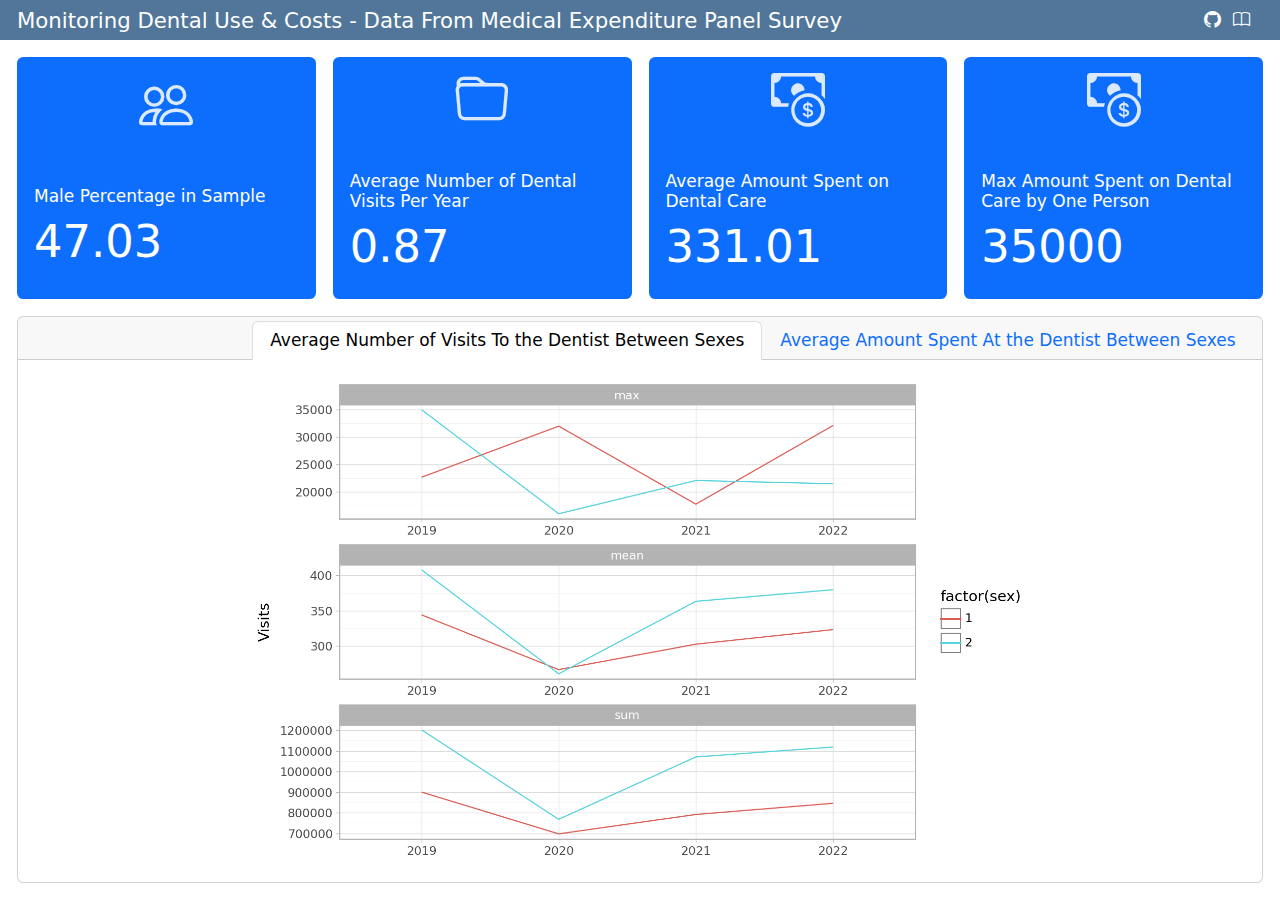
<file: docs/index.html>
<!DOCTYPE html>
<html xmlns="http://www.w3.org/1999/xhtml" lang="en" xml:lang="en"><head>

<meta charset="utf-8">
<meta name="generator" content="quarto-1.6.41">

<meta name="viewport" content="width=device-width, initial-scale=1.0, user-scalable=yes">


<title>Monitoring Dental Use &amp; Costs - Data From Medical Expenditure Panel Survey</title>
<style>
code{white-space: pre-wrap;}
span.smallcaps{font-variant: small-caps;}
div.columns{display: flex; gap: min(4vw, 1.5em);}
div.column{flex: auto; overflow-x: auto;}
div.hanging-indent{margin-left: 1.5em; text-indent: -1.5em;}
ul.task-list{list-style: none;}
ul.task-list li input[type="checkbox"] {
  width: 0.8em;
  margin: 0 0.8em 0.2em -1em; /* quarto-specific, see https://github.com/quarto-dev/quarto-cli/issues/4556 */ 
  vertical-align: middle;
}
</style>


<script src="index_files/libs/clipboard/clipboard.min.js"></script>
<script src="index_files/libs/quarto-html/quarto.js"></script>
<script src="index_files/libs/quarto-html/popper.min.js"></script>
<script src="index_files/libs/quarto-html/tippy.umd.min.js"></script>
<script src="index_files/libs/quarto-html/anchor.min.js"></script>
<link href="index_files/libs/quarto-html/tippy.css" rel="stylesheet">
<link href="index_files/libs/quarto-html/quarto-syntax-highlighting-48ffa3e5b9d089919c6712c39e5b00f2.css" rel="stylesheet" id="quarto-text-highlighting-styles">
<script src="index_files/libs/bootstrap/bootstrap.min.js"></script>
<link href="index_files/libs/bootstrap/bootstrap-icons.css" rel="stylesheet">
<link href="index_files/libs/bootstrap/bootstrap-b5ea35b988aadb49cc33c52aa2c31a16.min.css" rel="stylesheet" append-hash="true" id="quarto-bootstrap" data-mode="light">
<script src="index_files/libs/quarto-dashboard/quarto-dashboard.js"></script>
<script src="index_files/libs/quarto-dashboard/stickythead.js"></script>
<script src="index_files/libs/quarto-dashboard/datatables.min.js" kdttablesentinel="true"></script>
<script src="index_files/libs/quarto-dashboard/pdfmake.min.js" kdttablesentinel="true"></script>
<script src="index_files/libs/quarto-dashboard/vfs_fonts.js" kdttablesentinel="true"></script>
<script src="index_files/libs/quarto-dashboard/web-components.js" type="module"></script>
<script src="index_files/libs/quarto-dashboard/components.js"></script>
<link href="index_files/libs/quarto-dashboard/datatables.min.css" rel="stylesheet" kdttablesentinel="true">


</head>

<body class="quarto-dashboard dashboard-fill fullcontent">

<header id="quarto-dashboard-header">
<nav class="navbar navbar-expand-md slim" data-bs-theme="dark">
  <div class="navbar-container container-fluid">
    <button class="navbar-toggler hidden" type="button" data-bs-toggle="collapse" data-bs-target="#dashboard-collapse" aria-controls="dashboard-collapse" aria-expanded="false" aria-label="Toggle navigation">
      <span class="navbar-toggler-icon"></span>
    </button>    


    <div class="navbar-brand-container">       

      <div class="navbar-title">
        <div class="navbar-title-text"><a href="#">Monitoring Dental Use &amp; Costs - Data From Medical Expenditure Panel Survey</a></div>
        
        
      </div>
    </div>
<div class="quarto-dashboard-links"><a class="quarto-dashboard-link" href="https://github.com/jpedroza1228/data_monitoring_app"><i class="bi bi-github"></i></a><a class="quarto-dashboard-link" href="https://meps.ahrq.gov/mepsweb/data_stats/download_data_files_codebook.jsp?PUFId=H245&amp;sortBy=Start"><i class="bi bi-book"></i></a></div></div>
</nav>
</header>
<div class="page-layout-custom quarto-dashboard-content bslib-gap-spacing html-fill-container bslib-page-fill">  

<div class="bslib-grid-item html-fill-item bslib-grid" data-layout="fill" style="display: grid; grid-template-rows: minmax(3em, max-content) minmax(3em, 1fr); grid-auto-columns: minmax(0, 1fr);">
<div class="bslib-grid" style="display: grid; grid-template-columns: minmax(3em, 1fr) minmax(3em, 1fr) minmax(3em, 1fr) minmax(3em, 1fr);
grid-auto-rows: minmax(0, 1fr);">
<div class="card valuebox cell bslib-card html-fill-container bslib-value-box bg-primary showcase-left-center" data-bslib-card-init="" data-require-bs-caller="card()">
<div class="card-body html-fill-item html-fill-container">
<div data-icon="people" class="html-fill-item html-fill-container value-box-grid">
<div class="value-box-showcase html-fill-item html-fill-container">

<i class="bi bi-people"></i></div>
<div class="value-box-area">
<p class="value-box-title">
Male Percentage in Sample
</p>
<p class="value-box-value">
47.03
</p>
</div>
</div>
</div>
<script data-bslib-card-init="">bslib.Card.initializeAllCards();</script></div><div class="card valuebox cell bslib-card html-fill-container bslib-value-box bg-primary showcase-left-center" data-bslib-card-init="" data-require-bs-caller="card()">
<div class="card-body html-fill-item html-fill-container">
<div data-icon="folder" class="html-fill-item html-fill-container value-box-grid">
<div class="value-box-showcase html-fill-item html-fill-container">

<i class="bi bi-folder"></i></div>
<div class="value-box-area">
<p class="value-box-title">
Average Number of Dental Visits Per Year
</p>
<p class="value-box-value">
0.87
</p>
</div>
</div>
</div>
<script data-bslib-card-init="">bslib.Card.initializeAllCards();</script></div><div class="card valuebox cell bslib-card html-fill-container bslib-value-box bg-primary showcase-left-center" data-bslib-card-init="" data-require-bs-caller="card()">
<div class="card-body html-fill-item html-fill-container">
<div data-icon="cash-coin" class="html-fill-item html-fill-container value-box-grid">
<div class="value-box-showcase html-fill-item html-fill-container">

<i class="bi bi-cash-coin"></i></div>
<div class="value-box-area">
<p class="value-box-title">
Average Amount Spent on Dental Care
</p>
<p class="value-box-value">
331.01
</p>
</div>
</div>
</div>
<script data-bslib-card-init="">bslib.Card.initializeAllCards();</script></div><div class="card valuebox cell bslib-card html-fill-container bslib-value-box bg-primary showcase-left-center" data-bslib-card-init="" data-require-bs-caller="card()">
<div class="card-body html-fill-item html-fill-container">
<div data-icon="cash-coin" class="html-fill-item html-fill-container value-box-grid">
<div class="value-box-showcase html-fill-item html-fill-container">

<i class="bi bi-cash-coin"></i></div>
<div class="value-box-area">
<p class="value-box-title">
Max Amount Spent on Dental Care by One Person
</p>
<p class="value-box-value">
35000
</p>
</div>
</div>
</div>
<script data-bslib-card-init="">bslib.Card.initializeAllCards();</script></div>
</div>
<div class="card tabset bslib-card html-fill-container" data-bslib-card-init="" data-require-bs-caller="card()" data-full-screen="false">
<div class="card-header bslib-navs-card-title"><div class="card-title"><span style="display: inline">

</span></div><ul class="nav nav-tabs card-header-tabs" role="tablist" data-tabsetid="card-tabset-5"><li class="nav-item" role="presentation"><a href="#card-tabset-5-1" role="tab" data-toggle="tab" data-bs-toggle="tab" data-value="Average Number of Visits To the Dentist Between Sexes" aria-selected="true" class="nav-link active">Average Number of Visits To the Dentist Between Sexes</a></li><li class="nav-item" role="presentation"><a href="#card-tabset-5-2" role="tab" data-toggle="tab" data-bs-toggle="tab" data-value="Average Amount Spent At the Dentist Between Sexes" aria-selected="false" class="nav-link">Average Amount Spent At the Dentist Between Sexes</a></li></ul></div>


<div id="3ade8a4a-fb1d-4a6c-8409-ac45482d5fc9" class="hidden">

</div>
<div class="tab-content html-fill-item html-fill-container" data-tabset-id="card-tabset-5"><div class="tab-pane active show html-fill-item html-fill-container" role="tabpanel" id="card-tabset-5-1"><div class="card-body html-fill-item html-fill-container" data-title="Average Number of Visits To the Dentist Between Sexes">
<div class="cell-output cell-output-display html-fill-item html-fill-container">
<img src="index_files/figure-html/cell-9-output-1.png" class="quarto-dashboard-img-contain">
</div>
</div></div><div class="tab-pane html-fill-item html-fill-container" role="tabpanel" id="card-tabset-5-2"><div class="card-body html-fill-item html-fill-container" data-title="Average Amount Spent At the Dentist Between Sexes">
<div class="cell-output cell-output-display html-fill-item html-fill-container">
<img src="index_files/figure-html/cell-10-output-1.png" class="quarto-dashboard-img-contain">
</div>
</div></div></div><bslib-tooltip placement="auto" bsoptions="[]" data-require-bs-version="5" data-require-bs-caller="tooltip()">
    <template>Expand</template>
    <span class="bslib-full-screen-enter badge rounded-pill">
        <svg xmlns="http://www.w3.org/2000/svg" viewbox="0 0 24 24" style="height:1em;width:1em;" aria-hidden="true" role="img"><path d="M20 5C20 4.4 19.6 4 19 4H13C12.4 4 12 3.6 12 3C12 2.4 12.4 2 13 2H21C21.6 2 22 2.4 22 3V11C22 11.6 21.6 12 21 12C20.4 12 20 11.6 20 11V5ZM4 19C4 19.6 4.4 20 5 20H11C11.6 20 12 20.4 12 21C12 21.6 11.6 22 11 22H3C2.4 22 2 21.6 2 21V13C2 12.4 2.4 12 3 12C3.6 12 4 12.4 4 13V19Z"></path></svg>
    </span>
</bslib-tooltip><script data-bslib-card-init="">bslib.Card.initializeAllCards();</script></div>
</div>


<script id="quarto-html-after-body" type="application/javascript">
window.document.addEventListener("DOMContentLoaded", function (event) {
  const toggleBodyColorMode = (bsSheetEl) => {
    const mode = bsSheetEl.getAttribute("data-mode");
    const bodyEl = window.document.querySelector("body");
    if (mode === "dark") {
      bodyEl.classList.add("quarto-dark");
      bodyEl.classList.remove("quarto-light");
    } else {
      bodyEl.classList.add("quarto-light");
      bodyEl.classList.remove("quarto-dark");
    }
  }
  const toggleBodyColorPrimary = () => {
    const bsSheetEl = window.document.querySelector("link#quarto-bootstrap");
    if (bsSheetEl) {
      toggleBodyColorMode(bsSheetEl);
    }
  }
  toggleBodyColorPrimary();  
  const icon = "";
  const anchorJS = new window.AnchorJS();
  anchorJS.options = {
    placement: 'right',
    icon: icon
  };
  anchorJS.add('.anchored');
  const isCodeAnnotation = (el) => {
    for (const clz of el.classList) {
      if (clz.startsWith('code-annotation-')) {                     
        return true;
      }
    }
    return false;
  }
  const onCopySuccess = function(e) {
    // button target
    const button = e.trigger;
    // don't keep focus
    button.blur();
    // flash "checked"
    button.classList.add('code-copy-button-checked');
    var currentTitle = button.getAttribute("title");
    button.setAttribute("title", "Copied!");
    let tooltip;
    if (window.bootstrap) {
      button.setAttribute("data-bs-toggle", "tooltip");
      button.setAttribute("data-bs-placement", "left");
      button.setAttribute("data-bs-title", "Copied!");
      tooltip = new bootstrap.Tooltip(button, 
        { trigger: "manual", 
          customClass: "code-copy-button-tooltip",
          offset: [0, -8]});
      tooltip.show();    
    }
    setTimeout(function() {
      if (tooltip) {
        tooltip.hide();
        button.removeAttribute("data-bs-title");
        button.removeAttribute("data-bs-toggle");
        button.removeAttribute("data-bs-placement");
      }
      button.setAttribute("title", currentTitle);
      button.classList.remove('code-copy-button-checked');
    }, 1000);
    // clear code selection
    e.clearSelection();
  }
  const getTextToCopy = function(trigger) {
      const codeEl = trigger.previousElementSibling.cloneNode(true);
      for (const childEl of codeEl.children) {
        if (isCodeAnnotation(childEl)) {
          childEl.remove();
        }
      }
      return codeEl.innerText;
  }
  const clipboard = new window.ClipboardJS('.code-copy-button:not([data-in-quarto-modal])', {
    text: getTextToCopy
  });
  clipboard.on('success', onCopySuccess);
  if (window.document.getElementById('quarto-embedded-source-code-modal')) {
    const clipboardModal = new window.ClipboardJS('.code-copy-button[data-in-quarto-modal]', {
      text: getTextToCopy,
      container: window.document.getElementById('quarto-embedded-source-code-modal')
    });
    clipboardModal.on('success', onCopySuccess);
  }
    var localhostRegex = new RegExp(/^(?:http|https):\/\/localhost\:?[0-9]*\//);
    var mailtoRegex = new RegExp(/^mailto:/);
      var filterRegex = new RegExp('/' + window.location.host + '/');
    var isInternal = (href) => {
        return filterRegex.test(href) || localhostRegex.test(href) || mailtoRegex.test(href);
    }
    // Inspect non-navigation links and adorn them if external
 	var links = window.document.querySelectorAll('a[href]:not(.nav-link):not(.navbar-brand):not(.toc-action):not(.sidebar-link):not(.sidebar-item-toggle):not(.pagination-link):not(.no-external):not([aria-hidden]):not(.dropdown-item):not(.quarto-navigation-tool):not(.about-link)');
    for (var i=0; i<links.length; i++) {
      const link = links[i];
      if (!isInternal(link.href)) {
        // undo the damage that might have been done by quarto-nav.js in the case of
        // links that we want to consider external
        if (link.dataset.originalHref !== undefined) {
          link.href = link.dataset.originalHref;
        }
      }
    }
  function tippyHover(el, contentFn, onTriggerFn, onUntriggerFn) {
    const config = {
      allowHTML: true,
      maxWidth: 500,
      delay: 100,
      arrow: false,
      appendTo: function(el) {
          return el.parentElement;
      },
      interactive: true,
      interactiveBorder: 10,
      theme: 'quarto',
      placement: 'bottom-start',
    };
    if (contentFn) {
      config.content = contentFn;
    }
    if (onTriggerFn) {
      config.onTrigger = onTriggerFn;
    }
    if (onUntriggerFn) {
      config.onUntrigger = onUntriggerFn;
    }
    window.tippy(el, config); 
  }
  const noterefs = window.document.querySelectorAll('a[role="doc-noteref"]');
  for (var i=0; i<noterefs.length; i++) {
    const ref = noterefs[i];
    tippyHover(ref, function() {
      // use id or data attribute instead here
      let href = ref.getAttribute('data-footnote-href') || ref.getAttribute('href');
      try { href = new URL(href).hash; } catch {}
      const id = href.replace(/^#\/?/, "");
      const note = window.document.getElementById(id);
      if (note) {
        return note.innerHTML;
      } else {
        return "";
      }
    });
  }
  const xrefs = window.document.querySelectorAll('a.quarto-xref');
  const processXRef = (id, note) => {
    // Strip column container classes
    const stripColumnClz = (el) => {
      el.classList.remove("page-full", "page-columns");
      if (el.children) {
        for (const child of el.children) {
          stripColumnClz(child);
        }
      }
    }
    stripColumnClz(note)
    if (id === null || id.startsWith('sec-')) {
      // Special case sections, only their first couple elements
      const container = document.createElement("div");
      if (note.children && note.children.length > 2) {
        container.appendChild(note.children[0].cloneNode(true));
        for (let i = 1; i < note.children.length; i++) {
          const child = note.children[i];
          if (child.tagName === "P" && child.innerText === "") {
            continue;
          } else {
            container.appendChild(child.cloneNode(true));
            break;
          }
        }
        if (window.Quarto?.typesetMath) {
          window.Quarto.typesetMath(container);
        }
        return container.innerHTML
      } else {
        if (window.Quarto?.typesetMath) {
          window.Quarto.typesetMath(note);
        }
        return note.innerHTML;
      }
    } else {
      // Remove any anchor links if they are present
      const anchorLink = note.querySelector('a.anchorjs-link');
      if (anchorLink) {
        anchorLink.remove();
      }
      if (window.Quarto?.typesetMath) {
        window.Quarto.typesetMath(note);
      }
      if (note.classList.contains("callout")) {
        return note.outerHTML;
      } else {
        return note.innerHTML;
      }
    }
  }
  for (var i=0; i<xrefs.length; i++) {
    const xref = xrefs[i];
    tippyHover(xref, undefined, function(instance) {
      instance.disable();
      let url = xref.getAttribute('href');
      let hash = undefined; 
      if (url.startsWith('#')) {
        hash = url;
      } else {
        try { hash = new URL(url).hash; } catch {}
      }
      if (hash) {
        const id = hash.replace(/^#\/?/, "");
        const note = window.document.getElementById(id);
        if (note !== null) {
          try {
            const html = processXRef(id, note.cloneNode(true));
            instance.setContent(html);
          } finally {
            instance.enable();
            instance.show();
          }
        } else {
          // See if we can fetch this
          fetch(url.split('#')[0])
          .then(res => res.text())
          .then(html => {
            const parser = new DOMParser();
            const htmlDoc = parser.parseFromString(html, "text/html");
            const note = htmlDoc.getElementById(id);
            if (note !== null) {
              const html = processXRef(id, note);
              instance.setContent(html);
            } 
          }).finally(() => {
            instance.enable();
            instance.show();
          });
        }
      } else {
        // See if we can fetch a full url (with no hash to target)
        // This is a special case and we should probably do some content thinning / targeting
        fetch(url)
        .then(res => res.text())
        .then(html => {
          const parser = new DOMParser();
          const htmlDoc = parser.parseFromString(html, "text/html");
          const note = htmlDoc.querySelector('main.content');
          if (note !== null) {
            // This should only happen for chapter cross references
            // (since there is no id in the URL)
            // remove the first header
            if (note.children.length > 0 && note.children[0].tagName === "HEADER") {
              note.children[0].remove();
            }
            const html = processXRef(null, note);
            instance.setContent(html);
          } 
        }).finally(() => {
          instance.enable();
          instance.show();
        });
      }
    }, function(instance) {
    });
  }
      let selectedAnnoteEl;
      const selectorForAnnotation = ( cell, annotation) => {
        let cellAttr = 'data-code-cell="' + cell + '"';
        let lineAttr = 'data-code-annotation="' +  annotation + '"';
        const selector = 'span[' + cellAttr + '][' + lineAttr + ']';
        return selector;
      }
      const selectCodeLines = (annoteEl) => {
        const doc = window.document;
        const targetCell = annoteEl.getAttribute("data-target-cell");
        const targetAnnotation = annoteEl.getAttribute("data-target-annotation");
        const annoteSpan = window.document.querySelector(selectorForAnnotation(targetCell, targetAnnotation));
        const lines = annoteSpan.getAttribute("data-code-lines").split(",");
        const lineIds = lines.map((line) => {
          return targetCell + "-" + line;
        })
        let top = null;
        let height = null;
        let parent = null;
        if (lineIds.length > 0) {
            //compute the position of the single el (top and bottom and make a div)
            const el = window.document.getElementById(lineIds[0]);
            top = el.offsetTop;
            height = el.offsetHeight;
            parent = el.parentElement.parentElement;
          if (lineIds.length > 1) {
            const lastEl = window.document.getElementById(lineIds[lineIds.length - 1]);
            const bottom = lastEl.offsetTop + lastEl.offsetHeight;
            height = bottom - top;
          }
          if (top !== null && height !== null && parent !== null) {
            // cook up a div (if necessary) and position it 
            let div = window.document.getElementById("code-annotation-line-highlight");
            if (div === null) {
              div = window.document.createElement("div");
              div.setAttribute("id", "code-annotation-line-highlight");
              div.style.position = 'absolute';
              parent.appendChild(div);
            }
            div.style.top = top - 2 + "px";
            div.style.height = height + 4 + "px";
            div.style.left = 0;
            let gutterDiv = window.document.getElementById("code-annotation-line-highlight-gutter");
            if (gutterDiv === null) {
              gutterDiv = window.document.createElement("div");
              gutterDiv.setAttribute("id", "code-annotation-line-highlight-gutter");
              gutterDiv.style.position = 'absolute';
              const codeCell = window.document.getElementById(targetCell);
              const gutter = codeCell.querySelector('.code-annotation-gutter');
              gutter.appendChild(gutterDiv);
            }
            gutterDiv.style.top = top - 2 + "px";
            gutterDiv.style.height = height + 4 + "px";
          }
          selectedAnnoteEl = annoteEl;
        }
      };
      const unselectCodeLines = () => {
        const elementsIds = ["code-annotation-line-highlight", "code-annotation-line-highlight-gutter"];
        elementsIds.forEach((elId) => {
          const div = window.document.getElementById(elId);
          if (div) {
            div.remove();
          }
        });
        selectedAnnoteEl = undefined;
      };
        // Handle positioning of the toggle
    window.addEventListener(
      "resize",
      throttle(() => {
        elRect = undefined;
        if (selectedAnnoteEl) {
          selectCodeLines(selectedAnnoteEl);
        }
      }, 10)
    );
    function throttle(fn, ms) {
    let throttle = false;
    let timer;
      return (...args) => {
        if(!throttle) { // first call gets through
            fn.apply(this, args);
            throttle = true;
        } else { // all the others get throttled
            if(timer) clearTimeout(timer); // cancel #2
            timer = setTimeout(() => {
              fn.apply(this, args);
              timer = throttle = false;
            }, ms);
        }
      };
    }
      // Attach click handler to the DT
      const annoteDls = window.document.querySelectorAll('dt[data-target-cell]');
      for (const annoteDlNode of annoteDls) {
        annoteDlNode.addEventListener('click', (event) => {
          const clickedEl = event.target;
          if (clickedEl !== selectedAnnoteEl) {
            unselectCodeLines();
            const activeEl = window.document.querySelector('dt[data-target-cell].code-annotation-active');
            if (activeEl) {
              activeEl.classList.remove('code-annotation-active');
            }
            selectCodeLines(clickedEl);
            clickedEl.classList.add('code-annotation-active');
          } else {
            // Unselect the line
            unselectCodeLines();
            clickedEl.classList.remove('code-annotation-active');
          }
        });
      }
  const findCites = (el) => {
    const parentEl = el.parentElement;
    if (parentEl) {
      const cites = parentEl.dataset.cites;
      if (cites) {
        return {
          el,
          cites: cites.split(' ')
        };
      } else {
        return findCites(el.parentElement)
      }
    } else {
      return undefined;
    }
  };
  var bibliorefs = window.document.querySelectorAll('a[role="doc-biblioref"]');
  for (var i=0; i<bibliorefs.length; i++) {
    const ref = bibliorefs[i];
    const citeInfo = findCites(ref);
    if (citeInfo) {
      tippyHover(citeInfo.el, function() {
        var popup = window.document.createElement('div');
        citeInfo.cites.forEach(function(cite) {
          var citeDiv = window.document.createElement('div');
          citeDiv.classList.add('hanging-indent');
          citeDiv.classList.add('csl-entry');
          var biblioDiv = window.document.getElementById('ref-' + cite);
          if (biblioDiv) {
            citeDiv.innerHTML = biblioDiv.innerHTML;
          }
          popup.appendChild(citeDiv);
        });
        return popup.innerHTML;
      });
    }
  }
});
</script>
</div> <!-- /container fluid -->

<script type="application/javascript">
window.document.addEventListener("DOMContentLoaded", function (_event) {
  if (window.bslib.Card) {
    window.bslib.Card.initializeAllCards();
  }
}); 
</script>
  



</body></html>
</file>
<file: docs/index_files/libs/quarto-html/tippy.css>
.tippy-box[data-animation=fade][data-state=hidden]{opacity:0}[data-tippy-root]{max-width:calc(100vw - 10px)}.tippy-box{position:relative;background-color:#333;color:#fff;border-radius:4px;font-size:14px;line-height:1.4;white-space:normal;outline:0;transition-property:transform,visibility,opacity}.tippy-box[data-placement^=top]>.tippy-arrow{bottom:0}.tippy-box[data-placement^=top]>.tippy-arrow:before{bottom:-7px;left:0;border-width:8px 8px 0;border-top-color:initial;transform-origin:center top}.tippy-box[data-placement^=bottom]>.tippy-arrow{top:0}.tippy-box[data-placement^=bottom]>.tippy-arrow:before{top:-7px;left:0;border-width:0 8px 8px;border-bottom-color:initial;transform-origin:center bottom}.tippy-box[data-placement^=left]>.tippy-arrow{right:0}.tippy-box[data-placement^=left]>.tippy-arrow:before{border-width:8px 0 8px 8px;border-left-color:initial;right:-7px;transform-origin:center left}.tippy-box[data-placement^=right]>.tippy-arrow{left:0}.tippy-box[data-placement^=right]>.tippy-arrow:before{left:-7px;border-width:8px 8px 8px 0;border-right-color:initial;transform-origin:center right}.tippy-box[data-inertia][data-state=visible]{transition-timing-function:cubic-bezier(.54,1.5,.38,1.11)}.tippy-arrow{width:16px;height:16px;color:#333}.tippy-arrow:before{content:"";position:absolute;border-color:transparent;border-style:solid}.tippy-content{position:relative;padding:5px 9px;z-index:1}
</file>
<file: docs/index_files/libs/quarto-html/quarto-syntax-highlighting-48ffa3e5b9d089919c6712c39e5b00f2.css>
/* quarto syntax highlight colors */
:root {
  --quarto-hl-ot-color: #003B4F;
  --quarto-hl-at-color: #657422;
  --quarto-hl-ss-color: #20794D;
  --quarto-hl-an-color: #5E5E5E;
  --quarto-hl-fu-color: #4758AB;
  --quarto-hl-st-color: #20794D;
  --quarto-hl-cf-color: #003B4F;
  --quarto-hl-op-color: #5E5E5E;
  --quarto-hl-er-color: #AD0000;
  --quarto-hl-bn-color: #AD0000;
  --quarto-hl-al-color: #AD0000;
  --quarto-hl-va-color: #111111;
  --quarto-hl-bu-color: inherit;
  --quarto-hl-ex-color: inherit;
  --quarto-hl-pp-color: #AD0000;
  --quarto-hl-in-color: #5E5E5E;
  --quarto-hl-vs-color: #20794D;
  --quarto-hl-wa-color: #5E5E5E;
  --quarto-hl-do-color: #5E5E5E;
  --quarto-hl-im-color: #00769E;
  --quarto-hl-ch-color: #20794D;
  --quarto-hl-dt-color: #AD0000;
  --quarto-hl-fl-color: #AD0000;
  --quarto-hl-co-color: #5E5E5E;
  --quarto-hl-cv-color: #5E5E5E;
  --quarto-hl-cn-color: #8f5902;
  --quarto-hl-sc-color: #5E5E5E;
  --quarto-hl-dv-color: #AD0000;
  --quarto-hl-kw-color: #003B4F;
}

/* other quarto variables */
:root {
  --quarto-font-monospace: SFMono-Regular, Menlo, Monaco, Consolas, "Liberation Mono", "Courier New", monospace;
}

pre > code.sourceCode > span {
  color: #003B4F;
}

code span {
  color: #003B4F;
}

code.sourceCode > span {
  color: #003B4F;
}

div.sourceCode,
div.sourceCode pre.sourceCode {
  color: #003B4F;
}

code span.ot {
  color: #003B4F;
  font-style: inherit;
}

code span.at {
  color: #657422;
  font-style: inherit;
}

code span.ss {
  color: #20794D;
  font-style: inherit;
}

code span.an {
  color: #5E5E5E;
  font-style: inherit;
}

code span.fu {
  color: #4758AB;
  font-style: inherit;
}

code span.st {
  color: #20794D;
  font-style: inherit;
}

code span.cf {
  color: #003B4F;
  font-weight: bold;
  font-style: inherit;
}

code span.op {
  color: #5E5E5E;
  font-style: inherit;
}

code span.er {
  color: #AD0000;
  font-style: inherit;
}

code span.bn {
  color: #AD0000;
  font-style: inherit;
}

code span.al {
  color: #AD0000;
  font-style: inherit;
}

code span.va {
  color: #111111;
  font-style: inherit;
}

code span.bu {
  font-style: inherit;
}

code span.ex {
  font-style: inherit;
}

code span.pp {
  color: #AD0000;
  font-style: inherit;
}

code span.in {
  color: #5E5E5E;
  font-style: inherit;
}

code span.vs {
  color: #20794D;
  font-style: inherit;
}

code span.wa {
  color: #5E5E5E;
  font-style: italic;
}

code span.do {
  color: #5E5E5E;
  font-style: italic;
}

code span.im {
  color: #00769E;
  font-style: inherit;
}

code span.ch {
  color: #20794D;
  font-style: inherit;
}

code span.dt {
  color: #AD0000;
  font-style: inherit;
}

code span.fl {
  color: #AD0000;
  font-style: inherit;
}

code span.co {
  color: #5E5E5E;
  font-style: inherit;
}

code span.cv {
  color: #5E5E5E;
  font-style: italic;
}

code span.cn {
  color: #8f5902;
  font-style: inherit;
}

code span.sc {
  color: #5E5E5E;
  font-style: inherit;
}

code span.dv {
  color: #AD0000;
  font-style: inherit;
}

code span.kw {
  color: #003B4F;
  font-weight: bold;
  font-style: inherit;
}

.prevent-inlining {
  content: "</";
}

/*# sourceMappingURL=566f9c016ea02aa24f499f2cbd7c0b66.css.map */
</file>
